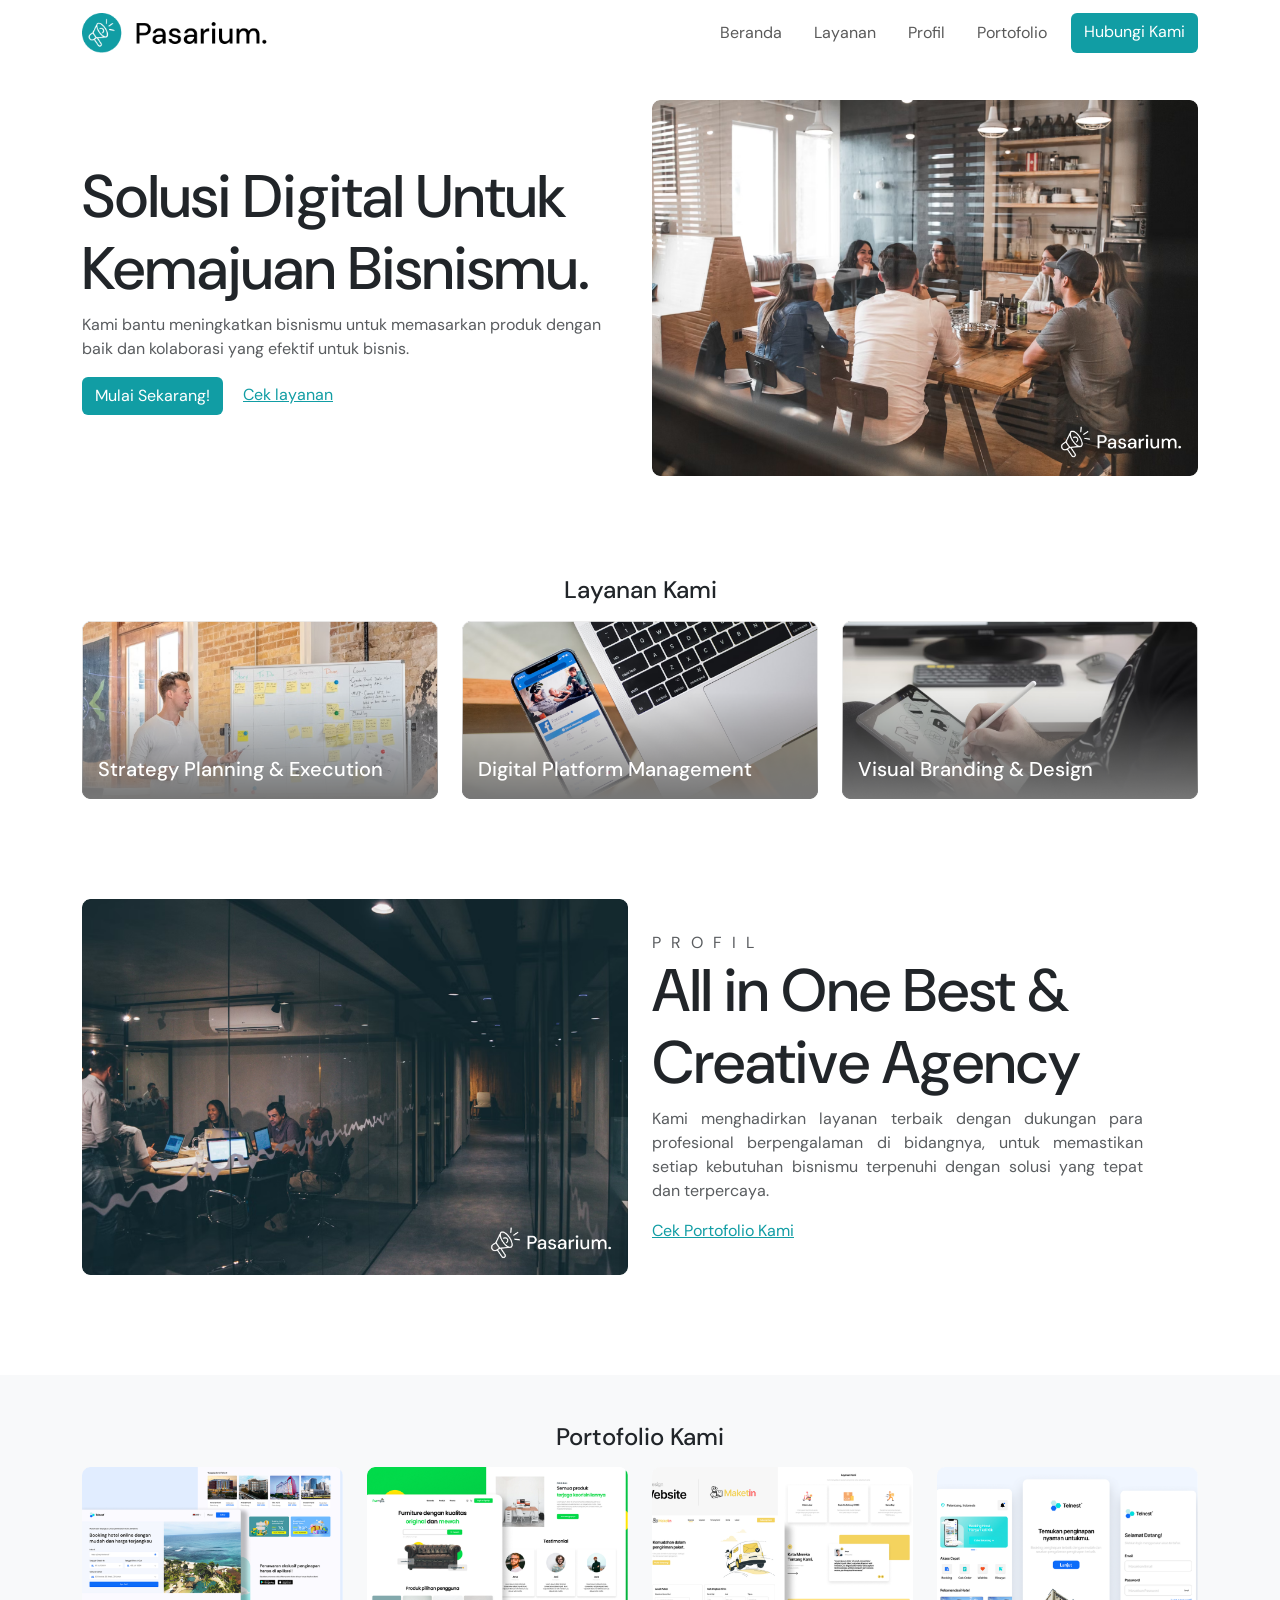
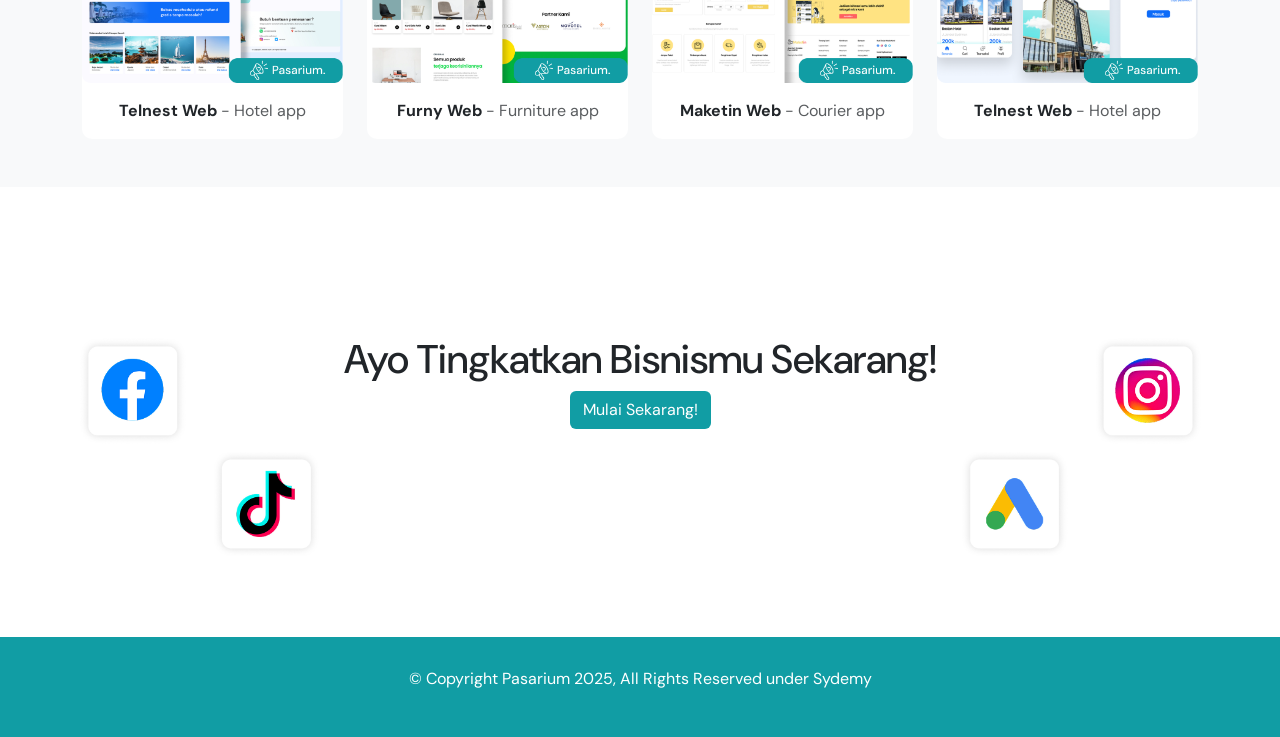
<file: index.html>
<!DOCTYPE html>
<html lang="en">

<head>
    <meta charset="UTF-8">
    <meta name="viewport" content="width=device-width, initial-scale=1.0">
    <title>Pasarium - Digital Agency</title>

    <!-- icon -->
    <link rel="shortcut icon" href="./assets/favicon.png">

    <!-- css -->
    <link rel="stylesheet" href="style.css">

    <!-- bootstrap -->
    <link rel="stylesheet" href="	https://cdn.jsdelivr.net/npm/bootstrap@5.3.8/dist/css/bootstrap.min.css">
    <script src="https://cdn.jsdelivr.net/npm/bootstrap@5.3.8/dist/js/bootstrap.bundle.min.js"></script>

</head>

<body>

    <!-- navbar -->
    <nav class="navbar navbar-expand-lg fixed-top">
        <div class="container">
            <a class="navbar-brand" href="#"><img src="./assets/logo.png" alt=""></a>
            <button class="navbar-toggler" type="button" data-bs-toggle="collapse"
                data-bs-target="#navbarSupportedContent" aria-controls="navbarSupportedContent" aria-expanded="false"
                aria-label="Toggle navigation">
                <span class="navbar-toggler-icon"></span>
            </button>

            <div class="collapse navbar-collapse" id="navbarNav">
                <div class="navbar-nav gap-3">
                    <a class="nav-link" href="#beranda">Beranda</a>
                    <a class="nav-link" href="#layanan">Layanan</a>
                    <a class="nav-link" href="#profil">Profil</a>
                    <a class="nav-link" href="#porto">Portofolio</a>
                    <a class="btn btn-utama" href="./kontak.html">Hubungi Kami</a>
                </div>
            </div>

    </nav>
    <!-- navbar -->

    <!-- hero -->
    <div id="hero">
        <div class="container">
            <div class="row d-flex align-items-center">
                <div class="col-lg-6">
                    <h1>Solusi Digital Untuk Kemajuan Bisnismu.</h1>
                    <p class="text-muted">Kami bantu meningkatkan bisnismu untuk memasarkan produk dengan baik dan
                        kolaborasi yang efektif untuk bisnis.</p>
                    <div>
                        <a class="btn btn-utama" href="./kontak.html">Mulai Sekarang!</a>
                        <a class="text-link ms-3" href="#">Cek layanan</a>
                    </div>
                </div>
                <div class="col-lg-6">
                    <img src="./assets/img-hero.png" alt="">
                </div>
            </div>
        </div>
    </div>
    <!-- hero -->

    <!-- layanan -->
    <div id="layanan">
        <div class="container">
            <h4 class="text-center">Layanan Kami</h4>
            <div class="row mt-3">
                <div class="col-lg-4">
                    <div class="card text-bg-dark">
                        <img src="./assets/img-layanan1.png" class="card-img" alt="...">
                        <div class="card-img-overlay">
                            <h5 class="card-title">Strategy Planning & Execution</h5>
                        </div>
                    </div>
                </div>
                <div class="col-lg-4">
                    <div class="card text-bg-dark">
                        <img src="./assets/img-layanan2.png" class="card-img" alt="...">
                        <div class="card-img-overlay">
                            <h5 class="card-title">Digital Platform Management</h5>
                        </div>
                    </div>
                </div>
                <div class="col-lg-4">
                    <div class="card text-bg-dark">
                        <img src="./assets/img-layanan3.png" class="card-img" alt="...">
                        <div class="card-img-overlay">
                            <h5 class="card-title">Visual Branding & Design</h5>
                        </div>
                    </div>
                </div>
            </div>
        </div>
    </div>
    <!-- layanan -->

    <!-- profil -->
    <div id="profil">
        <div class="container">
            <div class="row d-flex align-items-center">
                <div class="col-lg-6">
                    <img src="./assets/img-profil.png" alt="">
                </div>
                <div class="col-lg-6">
                    <span class="text-muted">PROFIL</span>
                    <h1>All in One Best & Creative Agency</h1>
                    <p class="text-muted">Kami menghadirkan layanan terbaik dengan dukungan para profesional
                        berpengalaman di bidangnya,
                        untuk memastikan setiap kebutuhan bisnismu terpenuhi dengan solusi yang tepat dan terpercaya.
                    </p>
                    <div>
                        <a class="text-link" href="#">Cek Portofolio Kami</a>
                    </div>
                </div>

            </div>
        </div>
    </div>
    <!-- profil -->

    <!-- portofolio -->
    <div id="porto" class="bg-body-tertiary p-5">
        <div class="container">
            <h4 class="text-center">Portofolio Kami</h4>
            <div class="row mt-3">
                <div class="col-lg-3">
                    <div class="card">
                        <img src="./assets/img-port1.png" class="card-img-top" alt="...">
                        <div class="card-body">
                            <p class="card-text text-center"><b>Telnest Web</b><span class="text-muted"> - Hotel
                                    app</span></p>
                        </div>
                    </div>
                </div>
                <div class="col-lg-3">
                    <div class="card">
                        <img src="./assets/img-port2.png" class="card-img-top" alt="...">
                        <div class="card-body">
                            <p class="card-text text-center"><b>Furny Web</b><span class="text-muted"> - Furniture
                                    app</span></p>
                        </div>
                    </div>
                </div>
                <div class="col-lg-3">
                    <div class="card">
                        <img src="./assets/img-port3.png" class="card-img-top" alt="...">
                        <div class="card-body">
                            <p class="card-text text-center"><b>Maketin Web</b><span class="text-muted"> - Courier
                                    app</span></p>
                        </div>
                    </div>
                </div>
                <div class="col-lg-3">
                    <div class="card">
                        <img src="./assets/img-port4.png" class="card-img-top" alt="...">
                        <div class="card-body">
                            <p class="card-text text-center"><b>Telnest Web</b><span class="text-muted"> - Hotel
                                    app</span></p>
                        </div>
                    </div>
                </div>
            </div>
        </div>
    </div>
    <!-- portofolio -->

    <!-- cta -->
    <div id="cta">
        <div class="container bg">
            <div class="row">
                <div class="col">
                    <h1 class="text-center mt-5">Ayo Tingkatkan Bisnismu Sekarang!</h1>
                    <a class="btn btn-utama" href="#">Mulai Sekarang!</a>
                </div>
            </div>
        </div>
    </div>
    <!-- cta -->

    <!-- footer -->
    <footer>
        <p>© Copyright Pasarium 2025, All Rights Reserved under Sydemy</p>
    </footer>
    <!-- footer -->

</body>

</html>
</file>
<file: style.css>
@import url('https://fonts.googleapis.com/css2?family=DM+Sans:ital,opsz,wght@0,9..40,100..1000;1,9..40,100..1000&display=swap');

* {
    font-family: dm sans;
}

/* button */
.btn-utama {
    background-color: #119DA4 !important;
    color: white !important;
}

.btn-utama:hover {
    box-shadow: 0px 10px 10px rgba(12, 169, 143, 0.2);
    transform: scale(1.1);
    transition: all 0.4s ease-in-out;
}

.nav-link {
    color: black;
    cursor: pointer;
    transition: color 0.02 ease;
}

.nav-link:hover{
    color: #119DA4;
     text-decoration: underline;
}

.text-link {
    color: #119DA4;
   
}

/* navbar */
.navbar {
    background-color: white;
    box-shadow: 0px 10px 10px rgba(0, 0, 0, 0);
}

.navbar-brand img {
    width: 70%;
}

.navbar-nav {
    margin-left: auto;
}
/* navbar */

/* hero */

#hero {
    margin-top: 100px;
}

#hero h1 {
    font-size: 60px;
}

#hero img {
    width: 100%;
}
/* hero */

#layanan {
    margin-top: 100px;
}

#layanan .card {
    border: none;
    border-radius: 10px;
}

#layanan .card:hover {
    box-shadow: 0px 10px 10px rgba(0, 0, 0, 0.1);
    transform: scale(1.05);
    transition: all 0.3s ease-in-out;
   
}

#layanan .card-title {
    position: absolute;
    bottom: 10px;

}

#profil {
    margin-top:  100px;
}

#profil img {
    width: 100%;
}

#profil span {
    letter-spacing: 10px;
    text-transform: uppercase;
}

#profil h1 {
    font-size: 60px;
}

#profil p {
    width: 90%;
    text-align: justify;
}

/* porto */
#porto {
    margin-top: 100px;
}

#porto .card {
    border: none;
    border-radius: 10px;
}
/* porto */

/* cta */
#cta {
    margin-top: 100px;
}

#cta .bg {
    background-image: url('./assets/bg-cta.png');
    background-size: cover;
    height: 300px;
    display: flex;
    justify-content: center;
    text-align: center;
}
/* cta */

/* footer */
footer {
    margin-top: 50px;
    background-color: #119DA4;
    padding: 30px;
    text-align: center;
    color: white;
}
/* footer */

/* mobile responsive */
@media (max-width : 992px) {
     #hero {
        text-align: center;
     }

     #hero h1 {
        font-size: 40px;
     }

     #hero img {
        margin-top: 30px;
     }

     #layanan .card{
        margin-top: 20px;
        border-radius: 15px;
     }

     #profil {
        text-align: center;
     }

     #profil h1 {
        font-size: 40px;
     }

     #profil p {
        width: 100%;
     }

     #porto .card {
        margin-top: 20px;
     }

     #cta .bg {
        font-size: 30px;
        padding: 20px;
     }

     #cta h1 {
        font-size: 35px;
     }

     #cta p {   
        font-size: 14px;
     }

     footer {
        color: white;
        font-size: 14px;
     }

}
</file>
